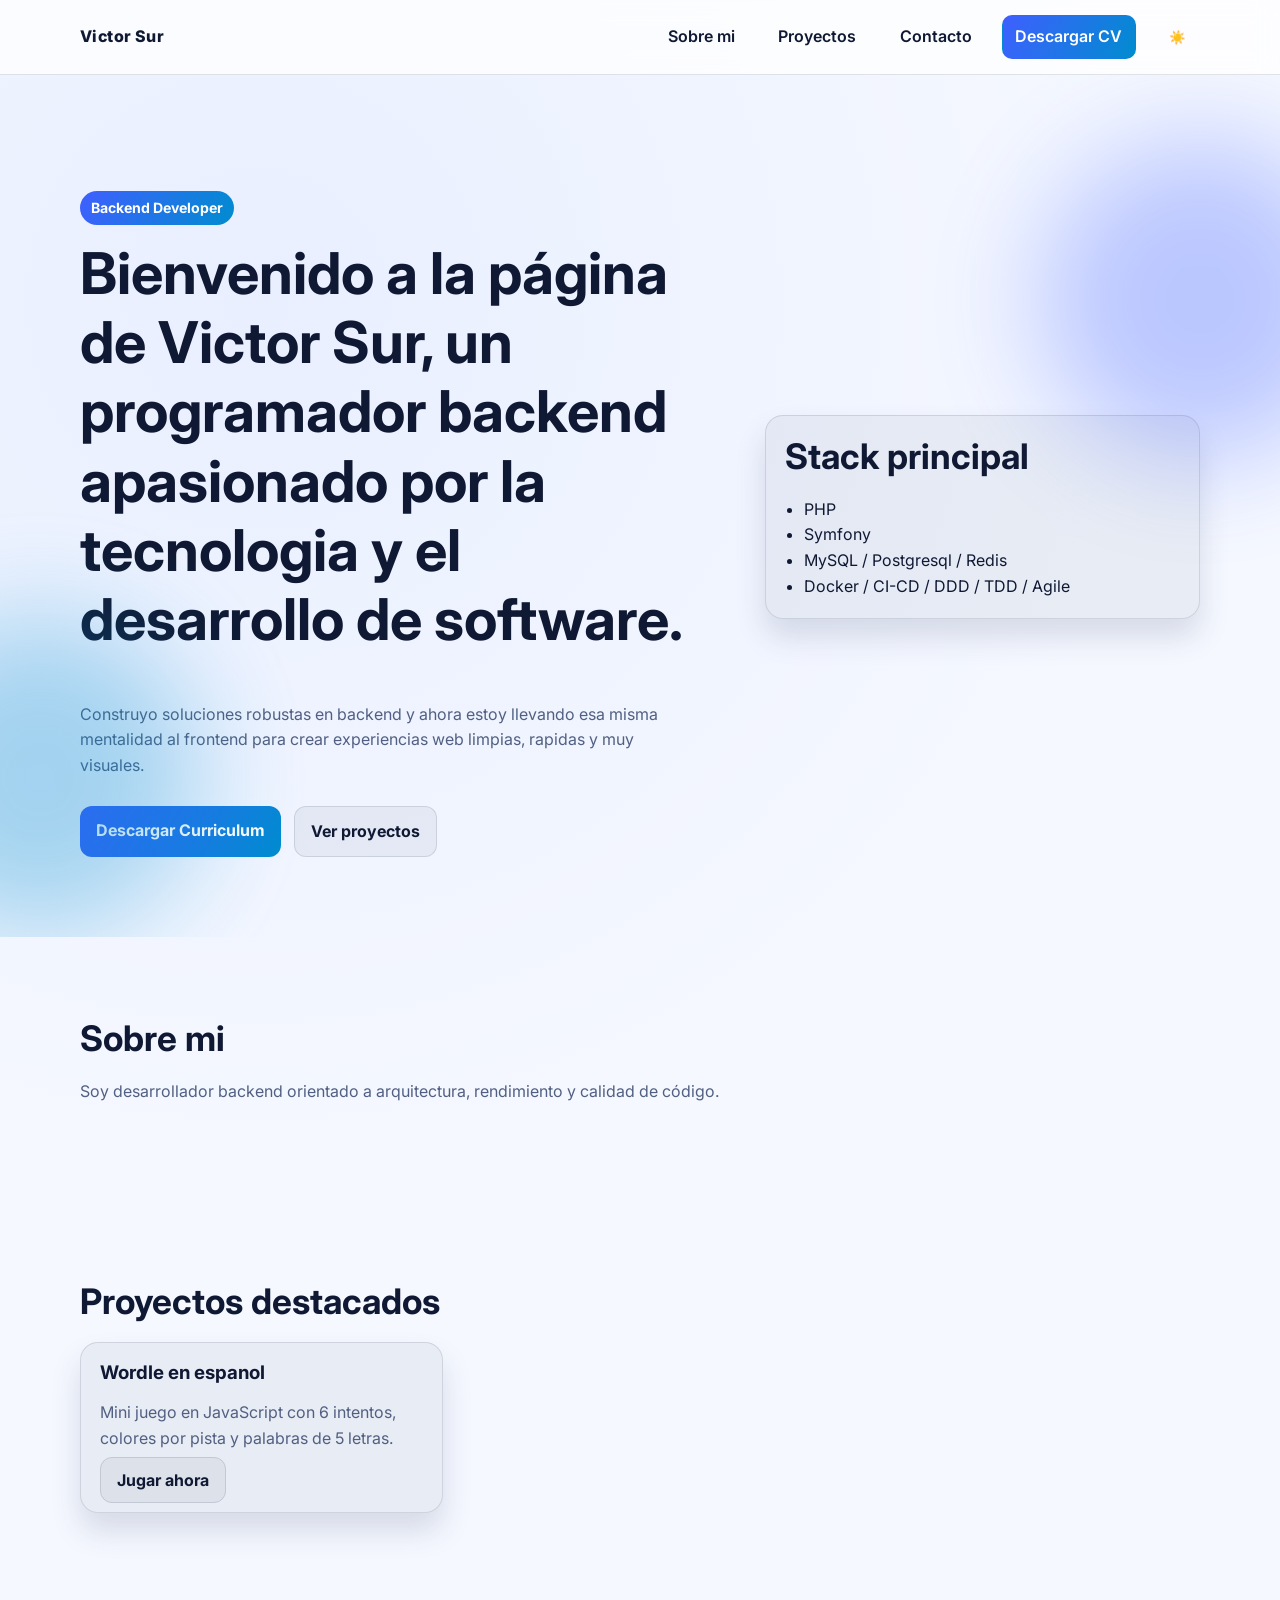
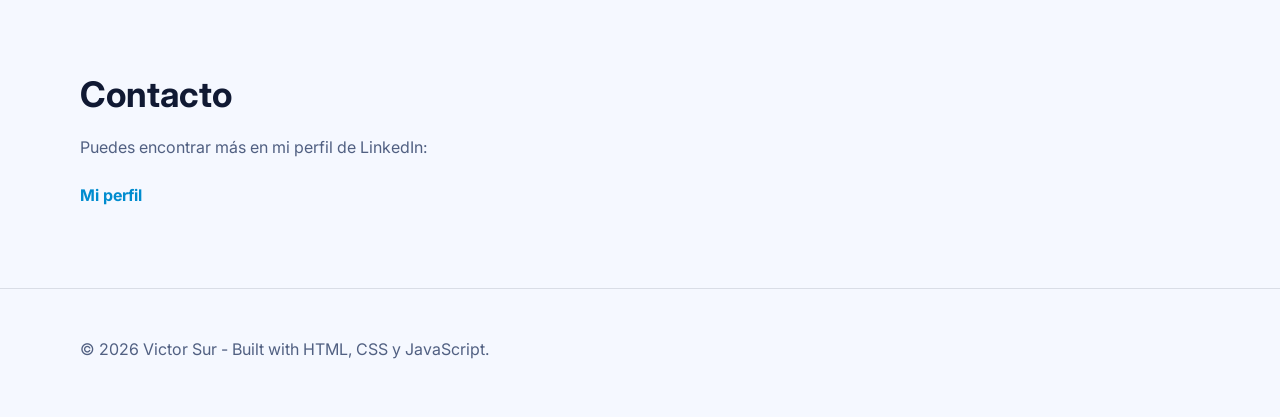
<file: index.html>
<!doctype html>
<html lang="es">
<head>
  <meta charset="UTF-8" />
  <meta name="viewport" content="width=device-width, initial-scale=1.0" />
  <meta name="description" content="Portfolio personal de Victor Sur, backend developer." />
  <title>Victor Sur | Backend Developer</title>
  <link rel="preconnect" href="https://fonts.googleapis.com" />
  <link rel="preconnect" href="https://fonts.gstatic.com" crossorigin />
  <link href="https://fonts.googleapis.com/css2?family=Inter:wght@400;600;700;800&display=swap" rel="stylesheet" />
  <link rel="stylesheet" href="styles.css" />
</head>
<body>
  <header class="site-header" id="top">
    <div class="container nav-wrap">
      <a class="brand" href="#top">Victor Sur</a>

      <button class="menu-toggle" id="menuToggle" aria-label="Abrir menu" aria-expanded="false" aria-controls="mainNav">
        <span></span>
        <span></span>
        <span></span>
      </button>

      <nav id="mainNav" class="main-nav" aria-label="Navegacion principal">
        <a href="#sobre-mi">Sobre mi</a>
        <a href="#proyectos">Proyectos</a>
        <a href="#contacto">Contacto</a>
        <a class="cv-link" href="Curriculum2026io.pdf" download>Descargar CV</a>
      </nav>

      <button id="themeToggle" class="theme-toggle" aria-label="Cambiar tema">🌙</button>
    </div>
  </header>

  <main>
    <section class="hero section">
      <div class="container hero-grid">
        <div>
          <p class="kicker">Backend Developer</p>
          <h1>Bienvenido a la página de Victor Sur, un programador backend apasionado por la tecnologia y el desarrollo de software.</h1>
          <p class="hero-copy">
            Construyo soluciones robustas en backend y ahora estoy llevando esa misma mentalidad al frontend
            para crear experiencias web limpias, rapidas y muy visuales.
          </p>
          <div class="hero-actions">
            <a class="btn btn-primary" href="Curriculum2026io.pdf" download>Descargar Curriculum</a>
            <a class="btn btn-secondary" href="#proyectos">Ver proyectos</a>
          </div>
        </div>
        <div class="hero-card reveal">
          <h2>Stack principal</h2>
          <ul>
            <li>PHP</li>
            <li>Symfony</li>
            <li>MySQL / Postgresql / Redis</li>
            <li>Docker / CI-CD / DDD / TDD / Agile</li>
          </ul>
        </div>
      </div>
      <div class="bg-glow bg-glow-a"></div>
      <div class="bg-glow bg-glow-b"></div>
    </section>

    <section class="section" id="sobre-mi">
      <div class="container reveal">
        <h2>Sobre mi</h2>
        <p>
          Soy desarrollador backend orientado a arquitectura, rendimiento y calidad de código.
        </p>
      </div>
    </section>

    <section class="section" id="proyectos">
      <div class="container">
        <h2 class="reveal">Proyectos destacados</h2>
        <div class="cards">
          <article class="card reveal">
            <h3>Wordle en espanol</h3>
            <p>Mini juego en JavaScript con 6 intentos, colores por pista y palabras de 5 letras.</p>
            <a class="btn btn-secondary" href="wordle/index.html">Jugar ahora</a>
          </article>
        </div>
      </div>
    </section>

    <section class="section" id="contacto">
      <div class="container reveal">
        <h2>Contacto</h2>
        <p>Puedes encontrar más en mi perfil de LinkedIn:</p>
        <a class="mail-link" href="https://www.linkedin.com/in/v%C3%ADctor-j-plaza-1819b541/"> Mi perfil</a>
      </div>
    </section>
  </main>

  <footer class="site-footer">
    <div class="container">
      <p>© <span id="year"></span> Victor Sur - Built with HTML, CSS y JavaScript.</p>
    </div>
  </footer>

  <button id="backToTop" class="back-to-top" aria-label="Volver arriba">↑</button>
  <script src="main.js"></script>
</body>
</html>
</file>
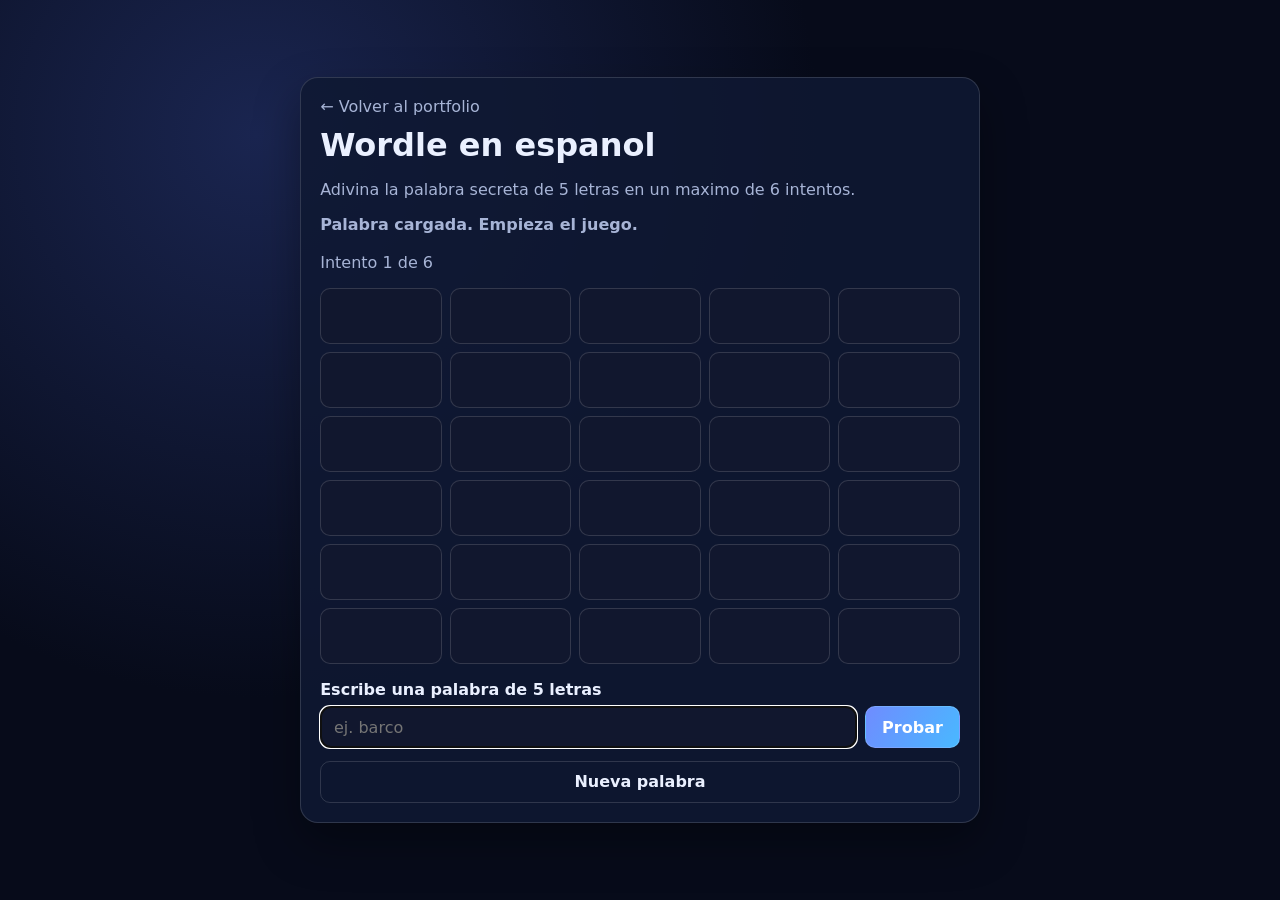
<file: wordle/index.html>
<!doctype html>
<html lang="es">
<head>
  <meta charset="UTF-8" />
  <meta name="viewport" content="width=device-width, initial-scale=1.0" />
  <meta name="description" content="Mini Wordle en espanol de 5 letras creado con JavaScript." />
  <title>Wordle | Victor Sur</title>
  <link rel="stylesheet" href="styles.css" />
</head>
<body>
  <main class="wordle-app">
    <a class="back-link" href="../index.html">← Volver al portfolio</a>

    <header class="header">
      <h1>Wordle en espanol</h1>
      <p>Adivina la palabra secreta de 5 letras en un maximo de 6 intentos.</p>
    </header>

    <section class="panel" aria-live="polite">
      <p id="statusMessage" class="status">Cargando palabras...</p>
      <p id="attemptInfo" class="attempt-info">Intento 1 de 6</p>
    </section>

    <section class="board" id="board" aria-label="Tablero de juego"></section>

    <form id="guessForm" class="guess-form" autocomplete="off">
      <label for="guessInput">Escribe una palabra de 5 letras</label>
      <div class="form-row">
        <input
          id="guessInput"
          type="text"
          minlength="5"
          maxlength="5"
          pattern="[A-Za-zÑñ]{5}"
          placeholder="ej. barco"
          required
          disabled
        />
        <button id="submitBtn" type="submit" disabled>Probar</button>
      </div>
    </form>

    <button id="resetBtn" class="secondary-btn" type="button" disabled>Nueva palabra</button>
  </main>

  <script src="main.js"></script>
</body>
</html>
</file>
<file: styles.css>
:root {
  --bg: #070b1a;
  --bg-soft: #0f1833;
  --text: #eaf0ff;
  --text-soft: #a7b4d6;
  --primary: #6f8cff;
  --primary-strong: #5573f7;
  --accent: #00d4ff;
  --card: rgba(255, 255, 255, 0.06);
  --border: rgba(255, 255, 255, 0.14);
  --shadow: 0 20px 40px rgba(0, 0, 0, 0.35);
}

body.light-theme {
  --bg: #f5f8ff;
  --bg-soft: #ffffff;
  --text: #101933;
  --text-soft: #516082;
  --primary: #3f5fff;
  --primary-strong: #314dde;
  --accent: #008ccf;
  --card: rgba(16, 25, 51, 0.05);
  --border: rgba(16, 25, 51, 0.12);
  --shadow: 0 18px 30px rgba(40, 56, 94, 0.15);
}

* {
  box-sizing: border-box;
}

html {
  scroll-behavior: smooth;
}

body {
  margin: 0;
  font-family: "Inter", system-ui, -apple-system, sans-serif;
  background: radial-gradient(circle at 20% 15%, #1a2550 0%, var(--bg) 44%);
  color: var(--text);
  line-height: 1.6;
}

body.light-theme {
  background: radial-gradient(circle at 20% 15%, #e9efff 0%, var(--bg) 44%);
}

.container {
  width: min(1120px, 92vw);
  margin: 0 auto;
}

.section {
  position: relative;
  padding: 5rem 0;
}

h1,
h2,
h3 {
  line-height: 1.2;
  margin-top: 0;
}

h1 {
  font-size: clamp(2rem, 6vw, 3.6rem);
}

h2 {
  font-size: clamp(1.6rem, 4vw, 2.2rem);
  margin-bottom: 1.2rem;
}

p {
  color: var(--text-soft);
}

.site-header {
  position: sticky;
  top: 0;
  z-index: 10;
  background: color-mix(in srgb, var(--bg-soft) 74%, transparent);
  backdrop-filter: blur(12px);
  border-bottom: 1px solid var(--border);
}

.nav-wrap {
  display: flex;
  align-items: center;
  gap: 1rem;
  min-height: 74px;
}

.brand {
  font-weight: 800;
  color: var(--text);
  text-decoration: none;
  letter-spacing: 0.4px;
}

.main-nav {
  margin-left: auto;
  display: flex;
  gap: 1rem;
  align-items: center;
}

.main-nav a,
.theme-toggle {
  color: var(--text);
  text-decoration: none;
  border: 1px solid transparent;
  padding: 0.5rem 0.8rem;
  border-radius: 10px;
  font-weight: 600;
}

.main-nav a:hover,
.theme-toggle:hover {
  border-color: var(--border);
  background: var(--card);
}

.cv-link {
  background: linear-gradient(120deg, var(--primary), var(--accent));
  color: #fff !important;
}

.theme-toggle {
  background: transparent;
  margin-left: 0.2rem;
  cursor: pointer;
}

.menu-toggle {
  display: none;
  margin-left: auto;
  background: transparent;
  border: 1px solid var(--border);
  border-radius: 10px;
  width: 46px;
  height: 42px;
  padding: 8px;
  cursor: pointer;
}

.menu-toggle span {
  display: block;
  height: 2px;
  background: var(--text);
  margin: 5px 0;
}

.hero {
  overflow: hidden;
  padding-top: 6.4rem;
}

.hero-grid {
  display: grid;
  gap: 2rem;
  grid-template-columns: 1.2fr 0.8fr;
  align-items: center;
}

.kicker {
  display: inline-block;
  color: #fff;
  background: linear-gradient(120deg, var(--primary), var(--accent));
  border-radius: 999px;
  padding: 0.35rem 0.7rem;
  font-size: 0.88rem;
  font-weight: 700;
}

.hero-copy {
  max-width: 58ch;
}

.hero-actions {
  display: flex;
  gap: 0.8rem;
  flex-wrap: wrap;
  margin-top: 1.7rem;
}

.btn {
  text-decoration: none;
  border-radius: 12px;
  padding: 0.75rem 1rem;
  font-weight: 700;
}

.btn-primary {
  background: linear-gradient(120deg, var(--primary), var(--accent));
  color: #fff;
}

.btn-secondary {
  color: var(--text);
  border: 1px solid var(--border);
  background: var(--card);
}

.hero-card,
.card {
  background: var(--card);
  border: 1px solid var(--border);
  border-radius: 18px;
  padding: 1.2rem;
  box-shadow: var(--shadow);
}

.hero-card ul {
  margin: 0;
  padding-left: 1.2rem;
}

.cards {
  display: grid;
  grid-template-columns: repeat(3, minmax(0, 1fr));
  gap: 1rem;
}

.card h3 {
  margin-bottom: 0.4rem;
}

.tag {
  display: inline-block;
  margin-top: 0.75rem;
  font-size: 0.8rem;
  font-weight: 700;
  color: var(--text);
  background: color-mix(in srgb, var(--primary) 32%, transparent);
  padding: 0.3rem 0.6rem;
  border-radius: 999px;
}

.mail-link {
  display: inline-block;
  margin-top: 0.4rem;
  color: var(--accent);
  font-weight: 700;
  text-decoration: none;
}

.site-footer {
  padding: 2rem 0 2.4rem;
  border-top: 1px solid var(--border);
}

.back-to-top {
  position: fixed;
  right: 1rem;
  bottom: 1rem;
  width: 42px;
  height: 42px;
  border: 1px solid var(--border);
  border-radius: 999px;
  background: var(--bg-soft);
  color: var(--text);
  cursor: pointer;
  opacity: 0;
  transform: translateY(16px);
  pointer-events: none;
  transition: 220ms ease;
}

.back-to-top.visible {
  opacity: 1;
  transform: translateY(0);
  pointer-events: auto;
}

.bg-glow {
  position: absolute;
  width: 320px;
  height: 320px;
  border-radius: 999px;
  filter: blur(56px);
  opacity: 0.32;
  pointer-events: none;
}

.bg-glow-a {
  background: var(--primary);
  top: 4rem;
  right: -80px;
}

.bg-glow-b {
  background: var(--accent);
  bottom: 0;
  left: -120px;
}

.reveal {
  opacity: 0;
  transform: translateY(22px);
  transition: opacity 460ms ease, transform 460ms ease;
}

.reveal.in-view {
  opacity: 1;
  transform: translateY(0);
}

@media (max-width: 900px) {
  .hero-grid,
  .cards {
    grid-template-columns: 1fr;
  }

  .menu-toggle {
    display: block;
  }

  .main-nav {
    position: absolute;
    top: 74px;
    left: 0;
    right: 0;
    margin: 0;
    display: grid;
    gap: 0.3rem;
    padding: 0.7rem 4vw 1rem;
    background: var(--bg-soft);
    border-bottom: 1px solid var(--border);
    transform: scaleY(0);
    transform-origin: top;
    opacity: 0;
    pointer-events: none;
    transition: 220ms ease;
  }

  .main-nav.open {
    transform: scaleY(1);
    opacity: 1;
    pointer-events: auto;
  }
}
</file>
<file: wordle/styles.css>
:root {
  --bg: #070b1a;
  --card: #0f1833;
  --text: #eaf0ff;
  --soft: #a7b4d6;
  --border: rgba(255, 255, 255, 0.14);
  --exact: #2f944f;
  --present: #b89b2a;
  --absent: #1f263f;
  --accent: #6f8cff;
}

* {
  box-sizing: border-box;
}

body {
  margin: 0;
  min-height: 100vh;
  font-family: Inter, system-ui, -apple-system, sans-serif;
  color: var(--text);
  background: radial-gradient(circle at 20% 15%, #1a2550 0%, var(--bg) 44%);
  display: grid;
  place-items: center;
  padding: 1.2rem;
}

.wordle-app {
  width: min(680px, 100%);
  background: color-mix(in srgb, var(--card) 88%, transparent);
  border: 1px solid var(--border);
  border-radius: 18px;
  box-shadow: 0 20px 45px rgba(0, 0, 0, 0.35);
  padding: 1.2rem;
}

.back-link {
  display: inline-block;
  margin-bottom: 0.6rem;
  color: var(--soft);
  text-decoration: none;
}

.back-link:hover {
  color: var(--text);
}

.header h1 {
  margin: 0;
}

.header p,
.status,
.attempt-info {
  color: var(--soft);
}

.panel {
  margin-bottom: 1rem;
}

.status {
  min-height: 1.4rem;
  font-weight: 700;
}

.status.win {
  color: #7de4a1;
}

.status.lose {
  color: #ff8e8e;
}

.board {
  display: grid;
  gap: 0.5rem;
  margin-bottom: 1rem;
}

.board-row {
  display: grid;
  grid-template-columns: repeat(5, 1fr);
  gap: 0.5rem;
}

.cell {
  border: 1px solid var(--border);
  background: #11172e;
  min-height: 56px;
  border-radius: 10px;
  display: grid;
  place-items: center;
  font-weight: 800;
  font-size: 1.3rem;
  text-transform: uppercase;
}

.cell.exact {
  background: var(--exact);
  border-color: transparent;
}

.cell.present {
  background: var(--present);
  border-color: transparent;
}

.cell.absent {
  background: var(--absent);
  border-color: transparent;
}

.guess-form label {
  display: inline-block;
  margin-bottom: 0.45rem;
  font-weight: 600;
}

.form-row {
  display: grid;
  grid-template-columns: 1fr auto;
  gap: 0.5rem;
}

input,
button {
  border: 1px solid var(--border);
  border-radius: 10px;
  font: inherit;
}

input {
  min-height: 42px;
  padding: 0.6rem 0.8rem;
  color: var(--text);
  background: #11172e;
}

button {
  min-height: 42px;
  padding: 0.6rem 1rem;
  font-weight: 700;
  background: linear-gradient(120deg, var(--accent), #49b8ff);
  color: white;
  cursor: pointer;
}

button[disabled],
input[disabled] {
  opacity: 0.55;
  cursor: not-allowed;
}

.secondary-btn {
  width: 100%;
  margin-top: 0.8rem;
  background: transparent;
  color: var(--text);
}

@media (max-width: 560px) {
  .cell {
    min-height: 48px;
    font-size: 1.1rem;
  }
}
</file>
